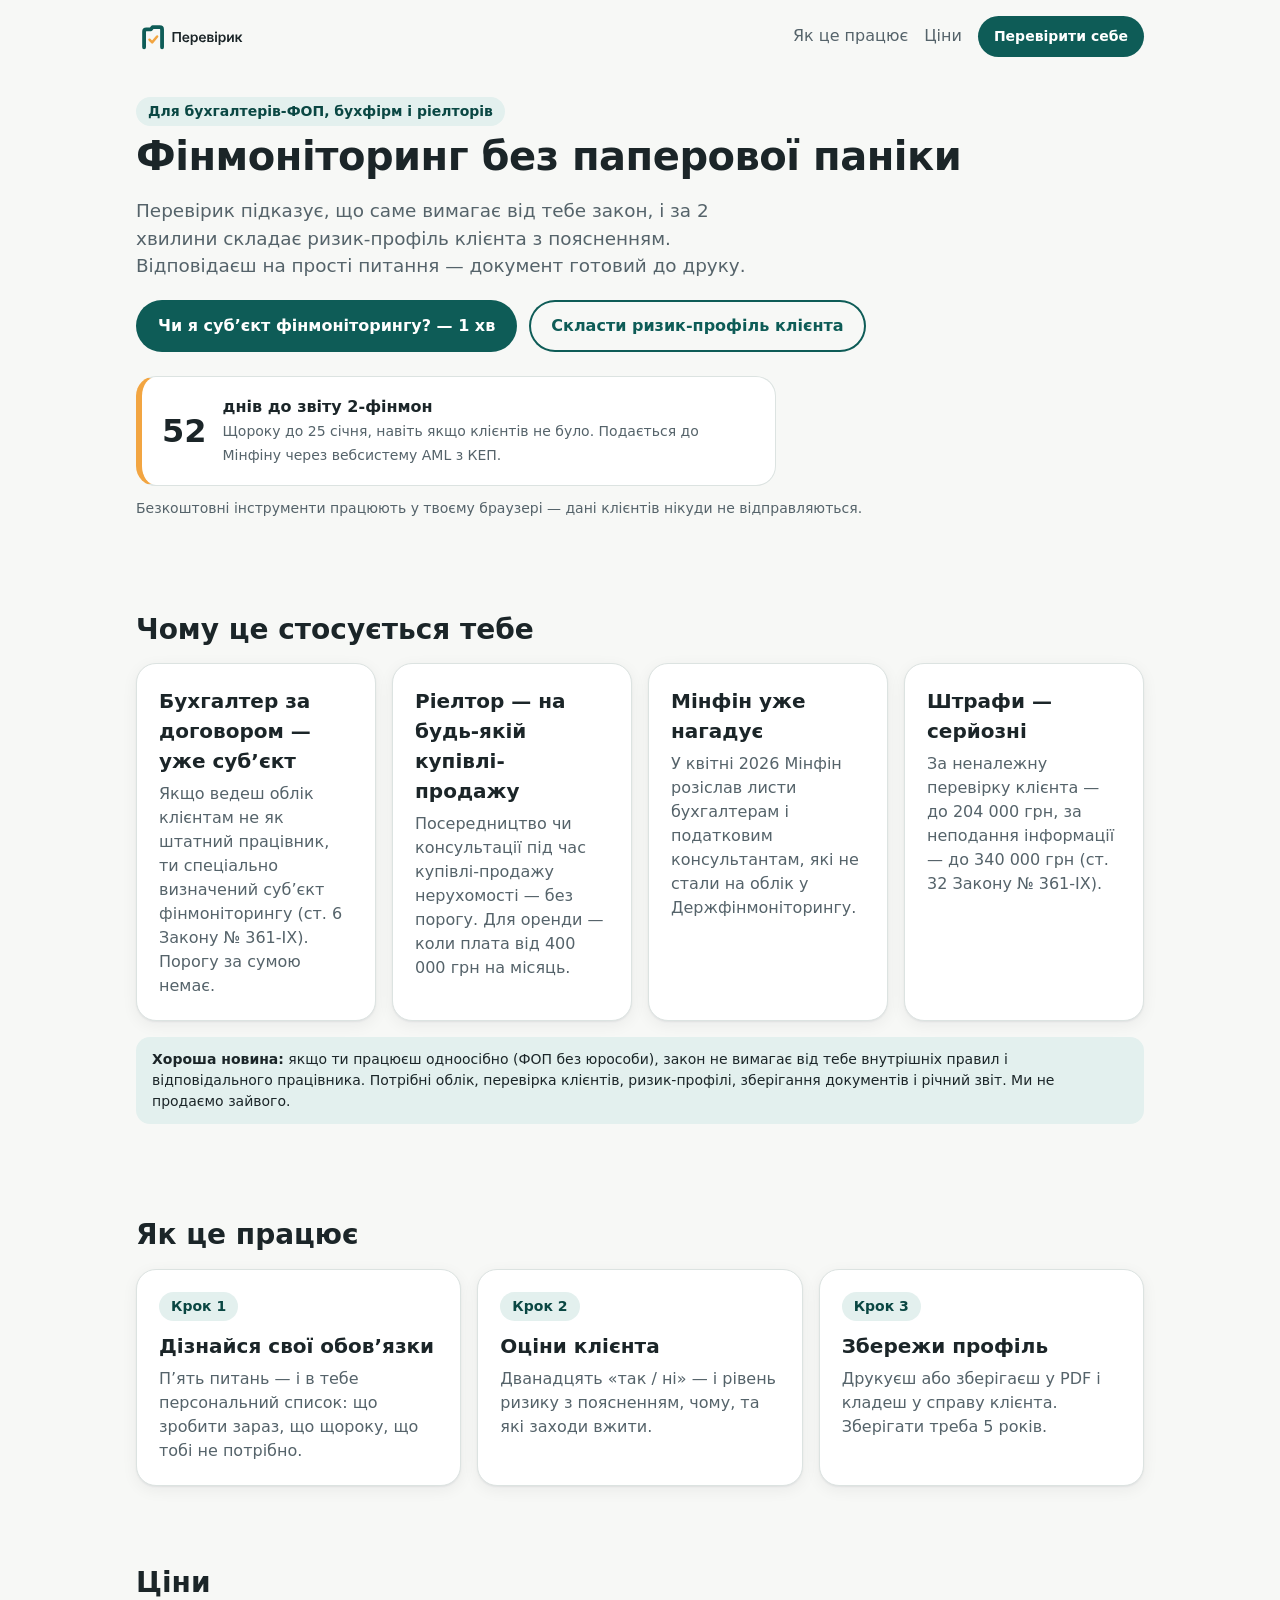
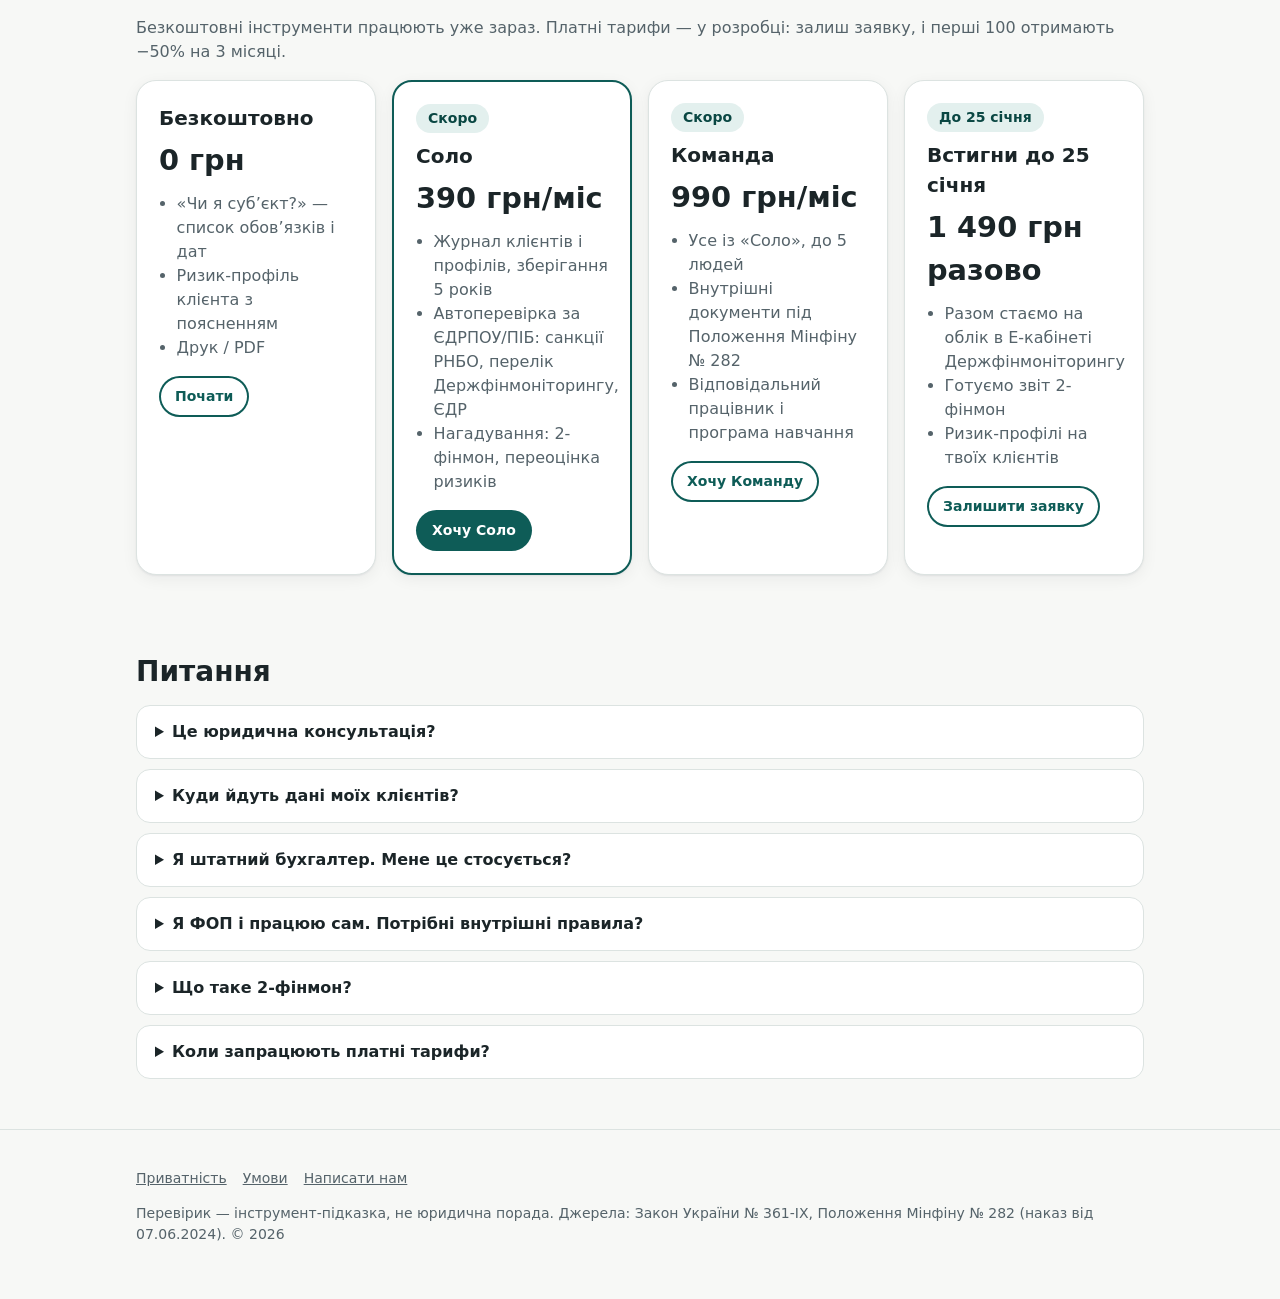
<file: index.html>
<!doctype html>
<html lang="uk">
<head>
<meta charset="utf-8">
<meta name="viewport" content="width=device-width,initial-scale=1">
<title>Перевірик — фінмоніторинг для бухгалтерів і ріелторів</title>
<meta name="description" content="Перевірик: ризик-профіль клієнта за 2 хвилини, список обов'язків суб'єкта фінмоніторингу і нагадування про 2-фінмон до 25 січня. Для бухгалтерів-ФОП, бухфірм і ріелторів.">
<link rel="icon" href="favicon.svg" type="image/svg+xml">
<link rel="stylesheet" href="tokens.css">
<link rel="stylesheet" href="styles.css">
</head>
<body>
<div class="wrap">
<header class="top">
  <a href="./"><img class="logo-light" src="logo.svg" alt="Перевірик"><img class="logo-dark" src="logo-dark.svg" alt="Перевірик"></a>
  <nav><a href="#how">Як це працює</a><a href="#price">Ціни</a><a class="btn small" href="check.html">Перевірити себе</a></nav>
</header>

<section class="hero">
  <span class="pill">Для бухгалтерів-ФОП, бухфірм і ріелторів</span>
  <h1>Фінмоніторинг без паперової паніки</h1>
  <p class="lead">Перевірик підказує, що саме вимагає від тебе закон, і за 2 хвилини складає ризик-профіль клієнта з поясненням. Відповідаєш на прості питання — документ готовий до друку.</p>
  <div class="row" style="margin-top:20px">
    <a class="btn" href="check.html">Чи я суб’єкт фінмоніторингу? — 1 хв</a>
    <a class="btn ghost" href="risk.html">Скласти ризик-профіль клієнта</a>
  </div>
  <div class="deadline" id="dl">
    <b id="dlDays">—</b>
    <div><strong>днів до звіту 2-фінмон</strong><br><span class="muted small">Щороку до 25 січня, навіть якщо клієнтів не було. Подається до Мінфіну через вебсистему AML з КЕП.</span></div>
  </div>
  <p class="small muted" style="margin-top:12px">Безкоштовні інструменти працюють у твоєму браузері — дані клієнтів нікуди не відправляються.</p>
</section>

<section>
  <h2>Чому це стосується тебе</h2>
  <div class="grid">
    <div class="card"><h3>Бухгалтер за договором — уже суб’єкт</h3><p>Якщо ведеш облік клієнтам не як штатний працівник, ти спеціально визначений суб’єкт фінмоніторингу (ст. 6 Закону № 361-IX). Порогу за сумою немає.</p></div>
    <div class="card"><h3>Ріелтор — на будь-якій купівлі-продажу</h3><p>Посередництво чи консультації під час купівлі-продажу нерухомості — без порогу. Для оренди — коли плата від 400 000 грн на місяць.</p></div>
    <div class="card"><h3>Мінфін уже нагадує</h3><p>У квітні 2026 Мінфін розіслав листи бухгалтерам і податковим консультантам, які не стали на облік у Держфінмоніторингу.</p></div>
    <div class="card"><h3>Штрафи — серйозні</h3><p>За неналежну перевірку клієнта — до 204 000 грн, за неподання інформації — до 340 000 грн (ст. 32 Закону № 361-IX).</p></div>
  </div>
  <p class="note" style="margin-top:16px"><strong>Хороша новина:</strong> якщо ти працюєш одноосібно (ФОП без юрособи), закон не вимагає від тебе внутрішніх правил і відповідального працівника. Потрібні облік, перевірка клієнтів, ризик-профілі, зберігання документів і річний звіт. Ми не продаємо зайвого.</p>
</section>

<section id="how">
  <h2>Як це працює</h2>
  <div class="grid">
    <div class="card"><span class="pill">Крок 1</span><h3 style="margin-top:10px">Дізнайся свої обов’язки</h3><p>П’ять питань — і в тебе персональний список: що зробити зараз, що щороку, що тобі не потрібно.</p></div>
    <div class="card"><span class="pill">Крок 2</span><h3 style="margin-top:10px">Оціни клієнта</h3><p>Дванадцять «так / ні» — і рівень ризику з поясненням, чому, та які заходи вжити.</p></div>
    <div class="card"><span class="pill">Крок 3</span><h3 style="margin-top:10px">Збережи профіль</h3><p>Друкуєш або зберігаєш у PDF і кладеш у справу клієнта. Зберігати треба 5 років.</p></div>
  </div>
</section>

<section id="price">
  <h2>Ціни</h2>
  <p class="muted">Безкоштовні інструменти працюють уже зараз. Платні тарифи — у розробці: залиш заявку, і перші 100 отримають −50% на 3 місяці.</p>
  <div class="grid">
    <div class="card price"><h3>Безкоштовно</h3><b>0 грн</b><ul><li>«Чи я суб’єкт?» — список обов’язків і дат</li><li>Ризик-профіль клієнта з поясненням</li><li>Друк / PDF</li></ul><a class="btn ghost small" href="check.html">Почати</a></div>
    <div class="card price featured"><span class="pill">Скоро</span><h3 style="margin-top:8px">Соло</h3><b>390 грн/міс</b><ul><li>Журнал клієнтів і профілів, зберігання 5 років</li><li>Автоперевірка за ЄДРПОУ/ПІБ: санкції РНБО, перелік Держфінмоніторингу, ЄДР</li><li>Нагадування: 2-фінмон, переоцінка ризиків</li></ul><a class="btn small js-mail" data-plan="Соло" href="#">Хочу Соло</a></div>
    <div class="card price"><span class="pill">Скоро</span><h3 style="margin-top:8px">Команда</h3><b>990 грн/міс</b><ul><li>Усе із «Соло», до 5 людей</li><li>Внутрішні документи під Положення Мінфіну № 282</li><li>Відповідальний працівник і програма навчання</li></ul><a class="btn ghost small js-mail" data-plan="Команда" href="#">Хочу Команду</a></div>
    <div class="card price"><span class="pill">До 25 січня</span><h3 style="margin-top:8px">Встигни до 25 січня</h3><b>1 490 грн разово</b><ul><li>Разом стаємо на облік в Е-кабінеті Держфінмоніторингу</li><li>Готуємо звіт 2-фінмон</li><li>Ризик-профілі на твоїх клієнтів</li></ul><a class="btn ghost small js-mail" data-plan="Встигни до 25 січня" href="#">Залишити заявку</a></div>
  </div>
</section>

<section>
  <h2>Питання</h2>
  <details><summary>Це юридична консультація?</summary><p>Ні. Перевірик — інструмент-підказка за текстом Закону № 361-IX і Положення Мінфіну № 282. Рішення щодо клієнта ухвалюєш ти (або відповідальний працівник). У складних випадках порадься з юристом.</p></details>
  <details><summary>Куди йдуть дані моїх клієнтів?</summary><p>У безкоштовних інструментах — нікуди: усе рахується у твоєму браузері й зникає, коли закриваєш сторінку. Для платних тарифів з архівом ми укладатимемо договір про обробку персональних даних.</p></details>
  <details><summary>Я штатний бухгалтер. Мене це стосується?</summary><p>Ні, якщо працюєш за трудовим договором. Суб’єктом є той, хто надає бухгалтерські послуги клієнтам за договором — ФОП або фірма.</p></details>
  <details><summary>Я ФОП і працюю сам. Потрібні внутрішні правила?</summary><p>Ні. Закон звільняє одноосібних спеціально визначених суб’єктів від внутрішніх документів і відповідального працівника. А от облік у Держфінмоніторингу, перевірка клієнтів, ризик-профілі, зберігання 5 років і звіт 2-фінмон — обов’язкові.</p></details>
  <details><summary>Що таке 2-фінмон?</summary><p>Річний звіт суб’єкта фінмоніторингу до Мінфіну. Подається щороку до 25 січня через вебсистему AML з КЕП — навіть з нульовими показниками.</p></details>
  <details><summary>Коли запрацюють платні тарифи?</summary><p>Ми збираємо заявки, щоб зрозуміти, що потрібно найбільше. Залиш заявку — напишемо, щойно буде готово, і зафіксуємо знижку.</p></details>
</section>
</div>
<footer><div class="wrap">
  <p><a href="privacy.html">Приватність</a><a href="terms.html">Умови</a><a class="js-mail" data-plan="Питання" href="#">Написати нам</a></p>
  <p>Перевірик — інструмент-підказка, не юридична порада. Джерела: Закон України № 361-IX, Положення Мінфіну № 282 (наказ від 07.06.2024). © 2026</p>
</div></footer>
<script type="module">
import { next2FinmonDeadline, daysUntil } from './core.js';
document.getElementById('dlDays').textContent = daysUntil(next2FinmonDeadline());
</script>
<script src="contact.js"></script>
</body>
</html>
</file>
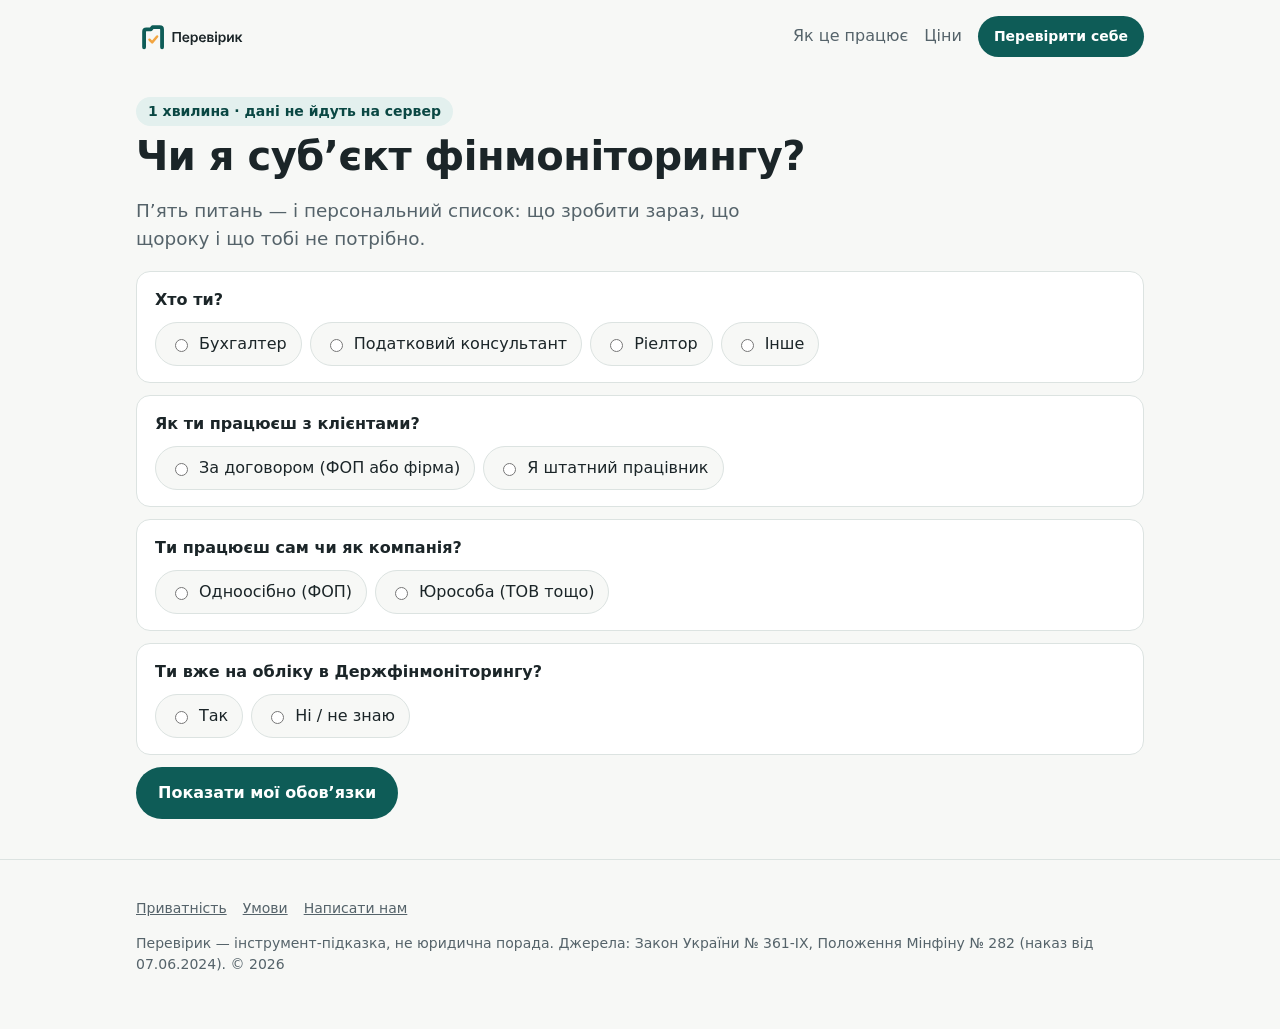
<file: check.html>
<!doctype html>
<html lang="uk">
<head>
<meta charset="utf-8">
<meta name="viewport" content="width=device-width,initial-scale=1">
<title>Чи я суб’єкт фінмоніторингу? — Перевірик</title>
<meta name="description" content="Самоперевірка за 1 хвилину: чи ти суб’єкт фінмоніторингу і що треба зробити. Для бухгалтерів і ріелторів.">
<link rel="icon" href="favicon.svg" type="image/svg+xml">
<link rel="stylesheet" href="tokens.css">
<link rel="stylesheet" href="styles.css">
</head>
<body>
<div class="wrap">
<header class="top">
  <a href="./"><img class="logo-light" src="logo.svg" alt="Перевірик"><img class="logo-dark" src="logo-dark.svg" alt="Перевірик"></a>
  <nav><a href="#how">Як це працює</a><a href="#price">Ціни</a><a class="btn small" href="check.html">Перевірити себе</a></nav>
</header>

<section class="hero">
  <span class="pill">1 хвилина · дані не йдуть на сервер</span>
  <h1>Чи я суб’єкт фінмоніторингу?</h1>
  <p class="lead">П’ять питань — і персональний список: що зробити зараз, що щороку і що тобі не потрібно.</p>
  <form id="f" class="noprint">
    <div class="q"><p>Хто ти?</p><div class="opts">
      <label><input type="radio" name="role" value="accountant" required> Бухгалтер</label>
      <label><input type="radio" name="role" value="tax"> Податковий консультант</label>
      <label><input type="radio" name="role" value="realtor"> Ріелтор</label>
      <label><input type="radio" name="role" value="other"> Інше</label></div></div>
    <div class="q"><p>Як ти працюєш з клієнтами?</p><div class="opts">
      <label><input type="radio" name="work" value="contract" required> За договором (ФОП або фірма)</label>
      <label><input type="radio" name="work" value="employment"> Я штатний працівник</label></div></div>
    <div class="q" id="qDeals"><p>З якими угодами працюєш? <span class="muted small">(для ріелторів)</span></p><div class="opts">
      <label><input type="radio" name="realtorDeals" value="sale"> Купівля-продаж</label>
      <label><input type="radio" name="realtorDeals" value="rentHigh"> Оренда від 400 000 грн/міс</label>
      <label><input type="radio" name="realtorDeals" value="rentLow"> Лише дешевша оренда</label></div></div>
    <div class="q"><p>Ти працюєш сам чи як компанія?</p><div class="opts">
      <label><input type="radio" name="form" value="fop" required> Одноосібно (ФОП)</label>
      <label><input type="radio" name="form" value="company"> Юрособа (ТОВ тощо)</label></div></div>
    <div class="q"><p>Ти вже на обліку в Держфінмоніторингу?</p><div class="opts">
      <label><input type="radio" name="registered" value="yes" required> Так</label>
      <label><input type="radio" name="registered" value="no"> Ні / не знаю</label></div></div>
    <button class="btn" type="submit">Показати мої обов’язки</button>
  </form>
  <div id="out" class="result hidden"></div>
</section>
</div>
<footer><div class="wrap">
  <p><a href="privacy.html">Приватність</a><a href="terms.html">Умови</a><a class="js-mail" data-plan="Питання" href="#">Написати нам</a></p>
  <p>Перевірик — інструмент-підказка, не юридична порада. Джерела: Закон України № 361-IX, Положення Мінфіну № 282 (наказ від 07.06.2024). © 2026</p>
</div></footer>
<script type="module">
import { spfmCheck } from './core.js';
const f = document.getElementById('f'), out = document.getElementById('out'), qd = document.getElementById('qDeals');
const sync = () => { qd.classList.toggle('hidden', f.role.value !== 'realtor'); };
f.addEventListener('change', sync); sync();
const esc = s => s.replace(/[&<>]/g, c => ({'&':'&amp;','<':'&lt;','>':'&gt;'}[c]));
f.addEventListener('submit', e => {
  e.preventDefault();
  const a = { role: f.role.value, work: f.work.value, form: f.form.value, registered: f.registered.value === 'yes', realtorDeals: f.realtorDeals.value || 'sale' };
  const r = spfmCheck(a);
  let h = '<div class="card">';
  if (!r.isSpfm) {
    h += '<span class="level low">Схоже, ні</span><p style="margin-top:12px">' + esc(r.reason) + '</p>';
  } else {
    const dl = r.deadline2fm.toLocaleDateString('uk-UA', { day: 'numeric', month: 'long', year: 'numeric' });
    h += '<span class="level medium">Так, ти суб’єкт</span><p style="margin-top:12px">' + esc(r.reason) + '</p>';
    h += '<p><strong>Найближчий звіт 2-фінмон: до ' + dl + '</strong> (залишилось днів: ' + r.daysTo2fm + ').</p>';
    h += '<h3 style="margin-top:18px">Твій список</h3>';
    r.duties.forEach((d, i) => {
      const cls = d.urgent ? ' urgent' : d.relief ? ' relief' : '';
      const ic = d.relief ? '✓' : d.urgent ? '!' : (i + 1);
      h += '<div class="duty' + cls + '"><div class="ic">' + ic + '</div><div><strong>' + esc(d.title) + '</strong><p>' + esc(d.text) + '</p></div></div>';
    });
  }
  h += '</div><div class="row noprint" style="margin-top:16px"><a class="btn" href="risk.html">Далі: ризик-профіль клієнта</a><button class="btn ghost" onclick="print()">Друк / PDF</button></div>';
  h += '<p class="small muted">Підказка за текстом Закону № 361-IX, не юридична порада. Хочеш, щоб ми разом стали на облік і подали 2-фінмон? <a class="js-mail2" href="#">Залиш заявку «Встигни до 25 січня»</a>.</p>';
  out.innerHTML = h; out.classList.remove('hidden');
  const m = document.querySelector('.js-mail2'); m.className = 'js-mail'; m.dataset.plan = 'Встигни до 25 січня';
  document.dispatchEvent(new Event('pv:mail'));
  out.scrollIntoView({ behavior: 'smooth' });
});
</script>
<script src="contact.js"></script>
</body>
</html>
</file>
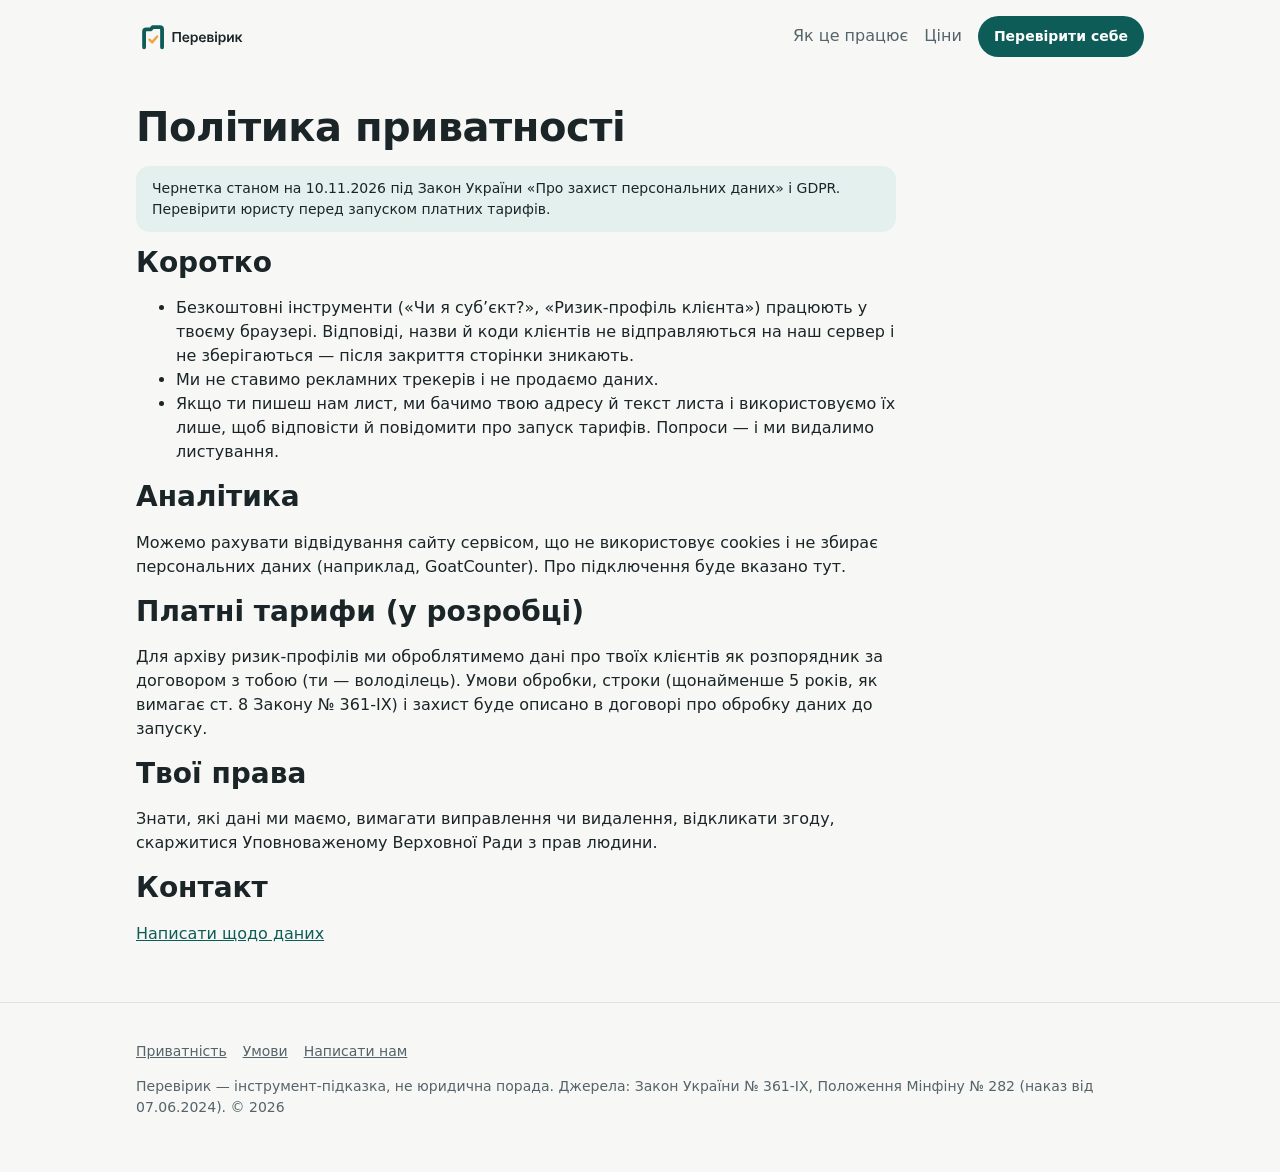
<file: privacy.html>
<!doctype html>
<html lang="uk">
<head>
<meta charset="utf-8">
<meta name="viewport" content="width=device-width,initial-scale=1">
<title>Політика приватності — Перевірик</title>
<meta name="description" content="Перевірик: ризик-профіль клієнта за 2 хвилини, список обов'язків суб'єкта фінмоніторингу і нагадування про 2-фінмон до 25 січня. Для бухгалтерів-ФОП, бухфірм і ріелторів.">
<link rel="icon" href="favicon.svg" type="image/svg+xml">
<link rel="stylesheet" href="tokens.css">
<link rel="stylesheet" href="styles.css">
</head>
<body>
<div class="wrap">
<header class="top">
  <a href="./"><img class="logo-light" src="logo.svg" alt="Перевірик"><img class="logo-dark" src="logo-dark.svg" alt="Перевірик"></a>
  <nav><a href="#how">Як це працює</a><a href="#price">Ціни</a><a class="btn small" href="check.html">Перевірити себе</a></nav>
</header>

<section class="hero" style="max-width:760px"><h1>Політика приватності</h1>
<p class="note">Чернетка станом на 10.11.2026 під Закон України «Про захист персональних даних» і GDPR. Перевірити юристу перед запуском платних тарифів.</p>
<h2>Коротко</h2><ul>
<li>Безкоштовні інструменти («Чи я суб’єкт?», «Ризик-профіль клієнта») працюють у твоєму браузері. Відповіді, назви й коди клієнтів не відправляються на наш сервер і не зберігаються — після закриття сторінки зникають.</li>
<li>Ми не ставимо рекламних трекерів і не продаємо даних.</li>
<li>Якщо ти пишеш нам лист, ми бачимо твою адресу й текст листа і використовуємо їх лише, щоб відповісти й повідомити про запуск тарифів. Попроси — і ми видалимо листування.</li></ul>
<h2>Аналітика</h2><p>Можемо рахувати відвідування сайту сервісом, що не використовує cookies і не збирає персональних даних (наприклад, GoatCounter). Про підключення буде вказано тут.</p>
<h2>Платні тарифи (у розробці)</h2><p>Для архіву ризик-профілів ми оброблятимемо дані про твоїх клієнтів як розпорядник за договором з тобою (ти — володілець). Умови обробки, строки (щонайменше 5 років, як вимагає ст. 8 Закону № 361-IX) і захист буде описано в договорі про обробку даних до запуску.</p>
<h2>Твої права</h2><p>Знати, які дані ми маємо, вимагати виправлення чи видалення, відкликати згоду, скаржитися Уповноваженому Верховної Ради з прав людини.</p>
<h2>Контакт</h2><p><a class="js-mail" data-plan="Приватність" href="#">Написати щодо даних</a></p></section>
</div>
<footer><div class="wrap">
  <p><a href="privacy.html">Приватність</a><a href="terms.html">Умови</a><a class="js-mail" data-plan="Питання" href="#">Написати нам</a></p>
  <p>Перевірик — інструмент-підказка, не юридична порада. Джерела: Закон України № 361-IX, Положення Мінфіну № 282 (наказ від 07.06.2024). © 2026</p>
</div></footer>
<script src="contact.js"></script>
</body>
</html>
</file>
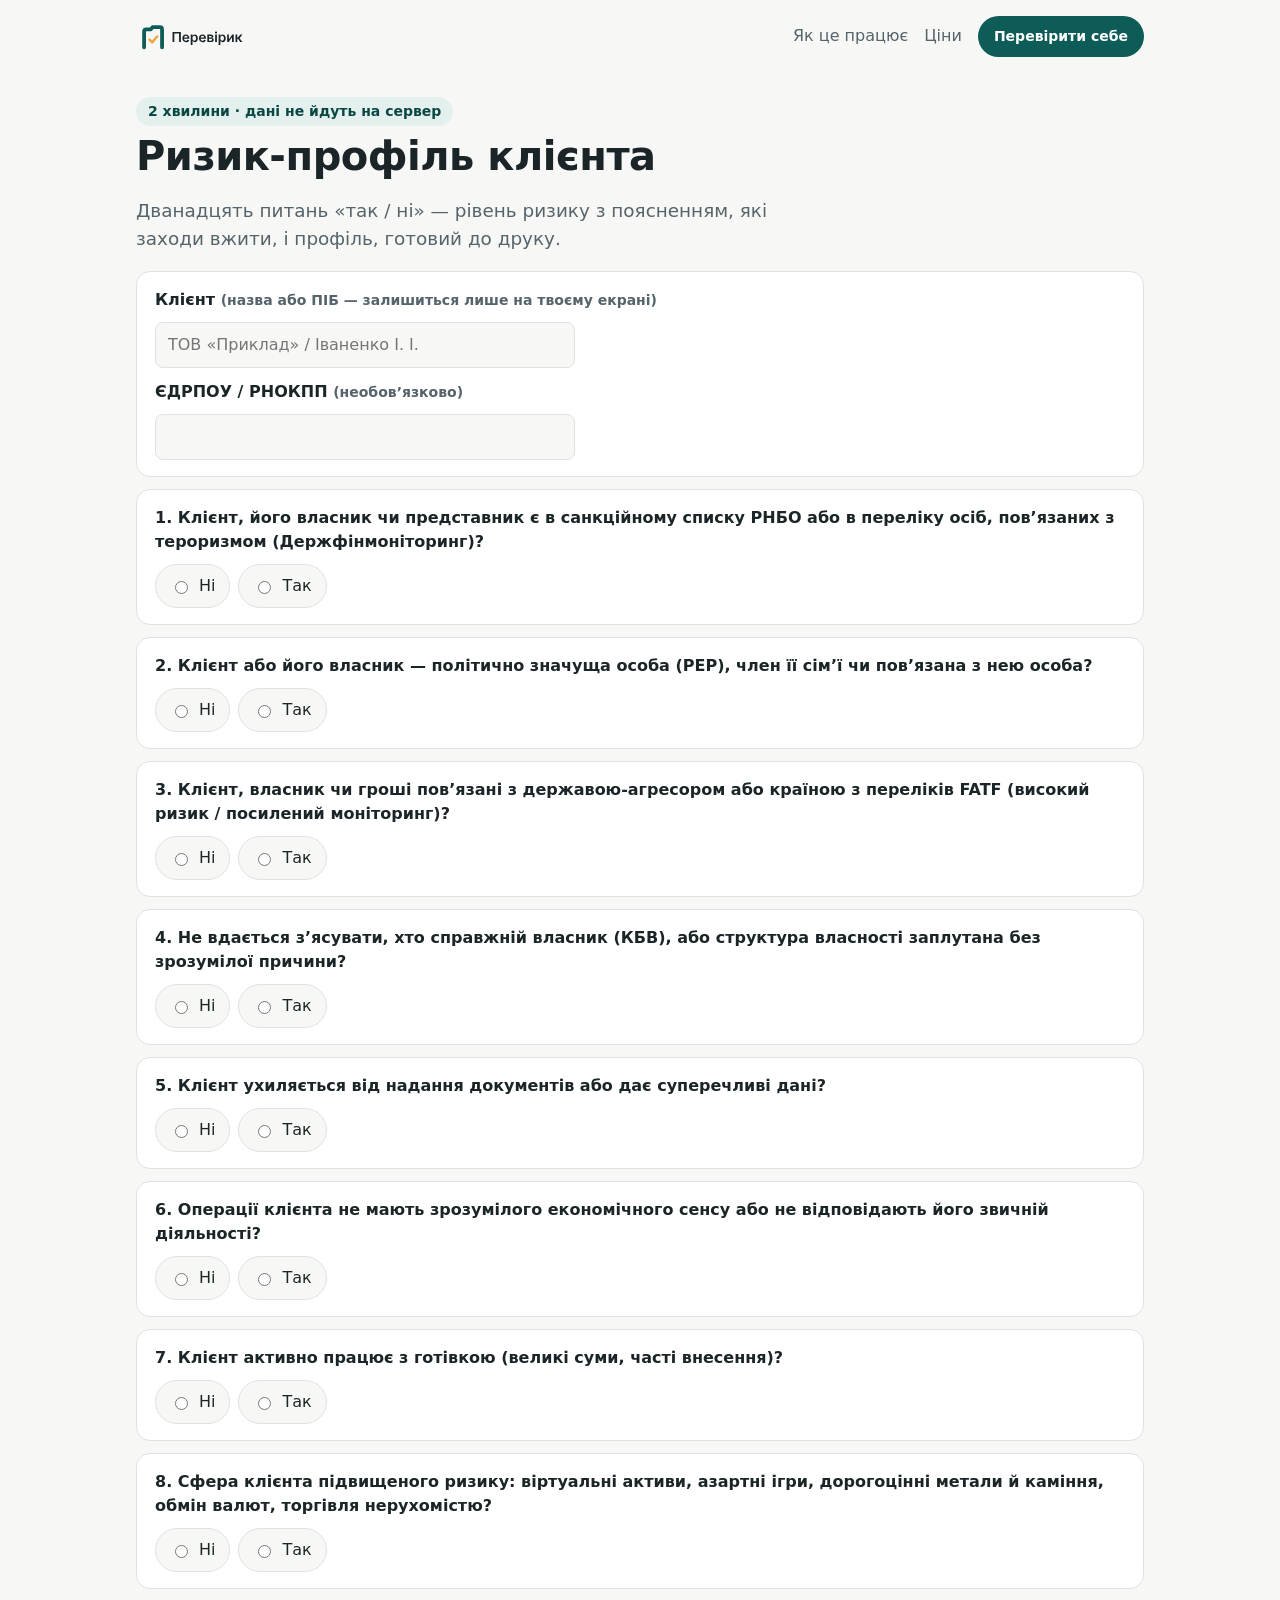
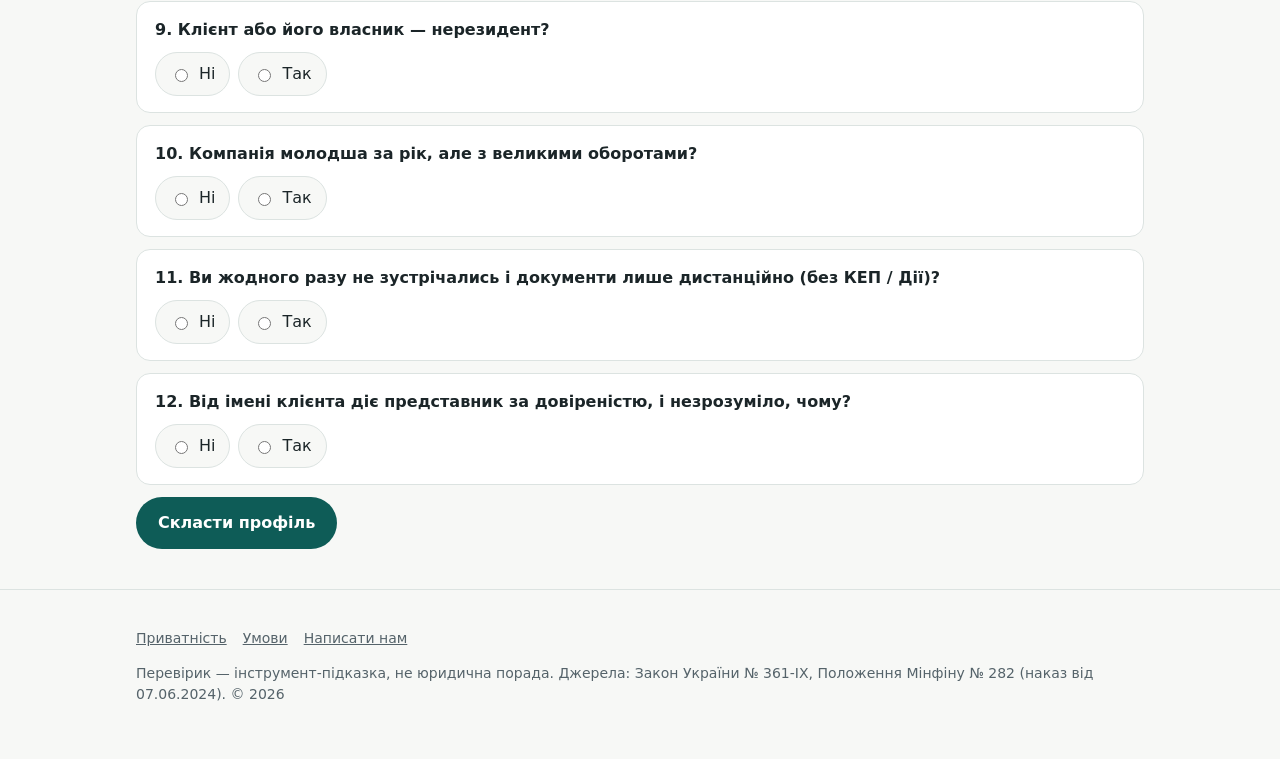
<file: risk.html>
<!doctype html>
<html lang="uk">
<head>
<meta charset="utf-8">
<meta name="viewport" content="width=device-width,initial-scale=1">
<title>Ризик-профіль клієнта — Перевірик</title>
<meta name="description" content="12 питань — рівень ризику клієнта з поясненням і профіль для друку. Безкоштовно, у браузері.">
<link rel="icon" href="favicon.svg" type="image/svg+xml">
<link rel="stylesheet" href="tokens.css">
<link rel="stylesheet" href="styles.css">
</head>
<body>
<div class="wrap">
<header class="top">
  <a href="./"><img class="logo-light" src="logo.svg" alt="Перевірик"><img class="logo-dark" src="logo-dark.svg" alt="Перевірик"></a>
  <nav><a href="#how">Як це працює</a><a href="#price">Ціни</a><a class="btn small" href="check.html">Перевірити себе</a></nav>
</header>

<section class="hero">
  <span class="pill">2 хвилини · дані не йдуть на сервер</span>
  <h1>Ризик-профіль клієнта</h1>
  <p class="lead">Дванадцять питань «так / ні» — рівень ризику з поясненням, які заходи вжити, і профіль, готовий до друку.</p>
  <form id="f" class="noprint">
    <div class="q"><p>Клієнт <span class="muted small">(назва або ПІБ — залишиться лише на твоєму екрані)</span></p>
      <input type="text" name="client" placeholder="ТОВ «Приклад» / Іваненко І. І." autocomplete="off">
      <p style="margin-top:12px">ЄДРПОУ / РНОКПП <span class="muted small">(необов’язково)</span></p>
      <input type="text" name="code" inputmode="numeric" autocomplete="off"></div>
    <div id="qs"></div>
    <button class="btn" type="submit">Скласти профіль</button>
  </form>
  <div id="out" class="result hidden"></div>
</section>
</div>
<footer><div class="wrap">
  <p><a href="privacy.html">Приватність</a><a href="terms.html">Умови</a><a class="js-mail" data-plan="Питання" href="#">Написати нам</a></p>
  <p>Перевірик — інструмент-підказка, не юридична порада. Джерела: Закон України № 361-IX, Положення Мінфіну № 282 (наказ від 07.06.2024). © 2026</p>
</div></footer>
<script type="module">
import { RISK_QUESTIONS, riskProfile } from './core.js';
const qs = document.getElementById('qs'), f = document.getElementById('f'), out = document.getElementById('out');
const esc = s => String(s).replace(/[&<>"]/g, c => ({'&':'&amp;','<':'&lt;','>':'&gt;','"':'&quot;'}[c]));
qs.innerHTML = RISK_QUESTIONS.map((q, i) => '<div class="q"><p>' + (i + 1) + '. ' + esc(q.q) + '</p><div class="opts">' +
  '<label><input type="radio" name="' + q.id + '" value="no" required> Ні</label>' +
  '<label><input type="radio" name="' + q.id + '" value="yes"> Так</label></div></div>').join('');
f.addEventListener('submit', e => {
  e.preventDefault();
  const ans = {}; RISK_QUESTIONS.forEach(q => { ans[q.id] = f[q.id].value === 'yes'; });
  const r = riskProfile(ans);
  const date = new Date().toLocaleDateString('uk-UA');
  const name = f.client.value.trim() || '—', code = f.code.value.trim() || '—';
  let h = '<div class="card"><h2>Ризик-профіль клієнта</h2>';
  h += '<p><strong>Клієнт:</strong> ' + esc(name) + '<br><strong>ЄДРПОУ / РНОКПП:</strong> ' + esc(code) + '<br><strong>Дата оцінки:</strong> ' + date + '</p>';
  h += '<p><strong>Рівень ризику:</strong> <span class="level ' + r.level + '">' + r.label + '</span></p>';
  h += '<h3>Чому</h3><ul>' + r.reasons.map(x => '<li>' + esc(x) + '</li>').join('') + '</ul>';
  h += '<h3>Що робити</h3><ul>' + r.measures.map(x => '<li>' + esc(x) + '</li>').join('') + '</ul>';
  h += '<h3>Відповіді</h3><ol class="small">' + RISK_QUESTIONS.map(q => '<li>' + esc(q.q) + ' — <strong>' + (ans[q.id] ? 'так' : 'ні') + '</strong></li>').join('') + '</ol>';
  h += '<p class="small muted">Оцінку склав(ла): ____________________ Підпис: __________<br>Підготовлено інструментом «Перевірик» (орієнтовні критерії за Законом № 361-IX і Положенням Мінфіну № 282). Остаточне рішення ухвалює суб’єкт фінмоніторингу. Зберігати щонайменше 5 років після завершення співпраці.</p></div>';
  h += '<div class="row noprint" style="margin-top:16px"><button class="btn" onclick="print()">Друк / зберегти PDF</button><button class="btn ghost" onclick="location.reload()">Новий клієнт</button></div>';
  h += '<p class="small muted noprint">Автоперевірка в санкційному списку РНБО і ЄДР за кодом та архів профілів на 5 років — у тарифі «Соло». <a class="js-mail2" href="#">Хочу першим</a>.</p>';
  out.innerHTML = h; out.classList.remove('hidden');
  const m = document.querySelector('.js-mail2'); m.className = 'js-mail'; m.dataset.plan = 'Соло';
  document.dispatchEvent(new Event('pv:mail'));
  out.scrollIntoView({ behavior: 'smooth' });
});
</script>
<script src="contact.js"></script>
</body>
</html>
</file>
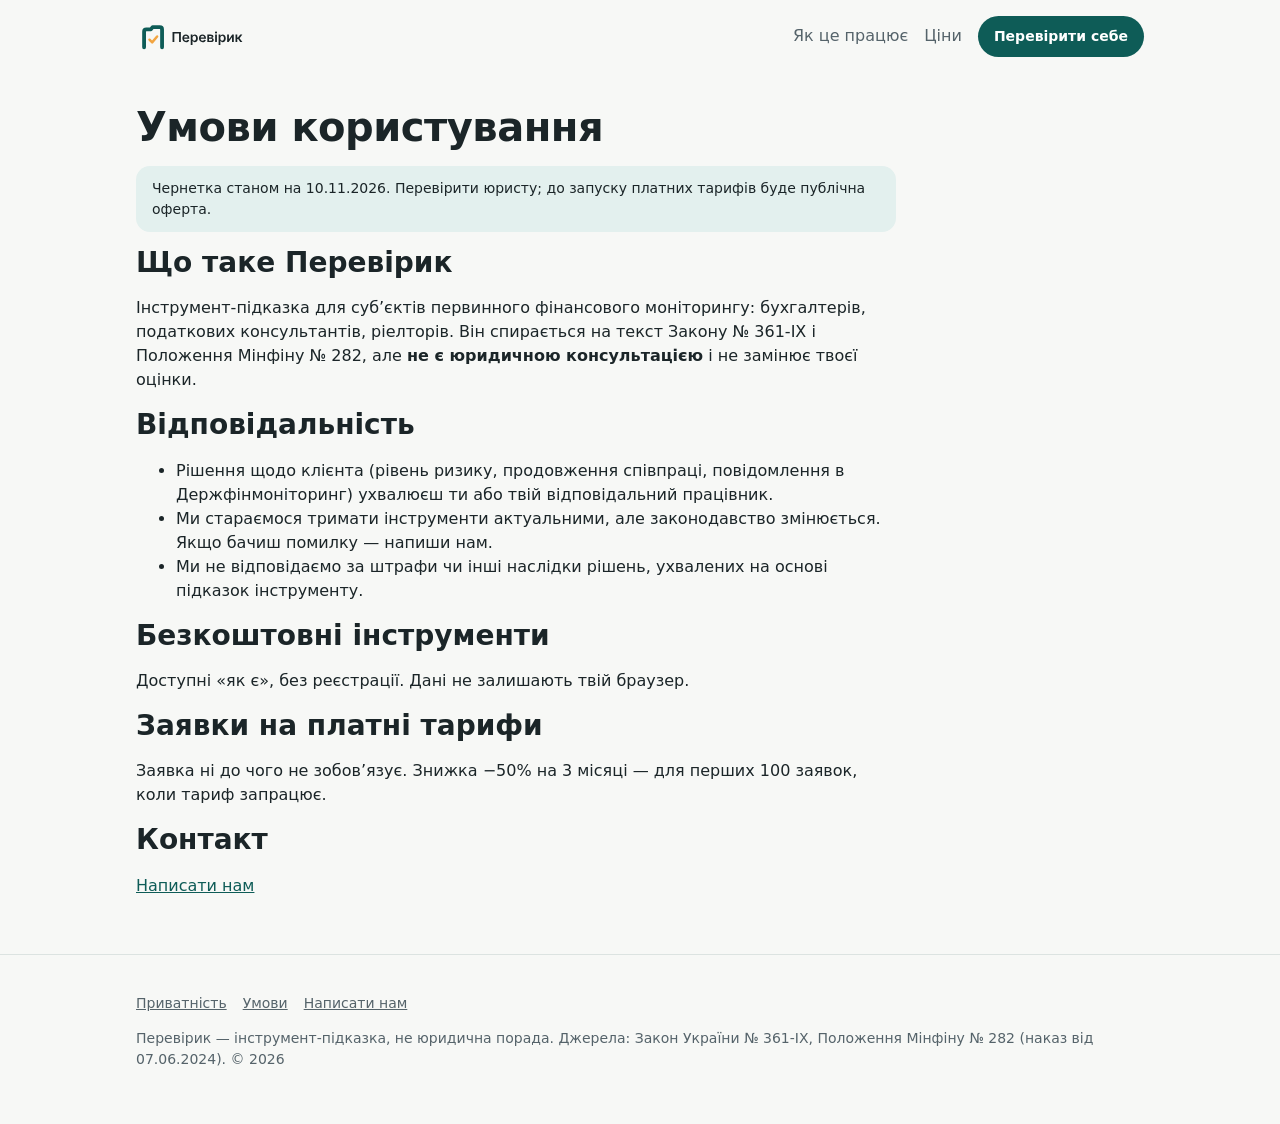
<file: terms.html>
<!doctype html>
<html lang="uk">
<head>
<meta charset="utf-8">
<meta name="viewport" content="width=device-width,initial-scale=1">
<title>Умови користування — Перевірик</title>
<meta name="description" content="Перевірик: ризик-профіль клієнта за 2 хвилини, список обов'язків суб'єкта фінмоніторингу і нагадування про 2-фінмон до 25 січня. Для бухгалтерів-ФОП, бухфірм і ріелторів.">
<link rel="icon" href="favicon.svg" type="image/svg+xml">
<link rel="stylesheet" href="tokens.css">
<link rel="stylesheet" href="styles.css">
</head>
<body>
<div class="wrap">
<header class="top">
  <a href="./"><img class="logo-light" src="logo.svg" alt="Перевірик"><img class="logo-dark" src="logo-dark.svg" alt="Перевірик"></a>
  <nav><a href="#how">Як це працює</a><a href="#price">Ціни</a><a class="btn small" href="check.html">Перевірити себе</a></nav>
</header>

<section class="hero" style="max-width:760px"><h1>Умови користування</h1>
<p class="note">Чернетка станом на 10.11.2026. Перевірити юристу; до запуску платних тарифів буде публічна оферта.</p>
<h2>Що таке Перевірик</h2><p>Інструмент-підказка для суб’єктів первинного фінансового моніторингу: бухгалтерів, податкових консультантів, ріелторів. Він спирається на текст Закону № 361-IX і Положення Мінфіну № 282, але <strong>не є юридичною консультацією</strong> і не замінює твоєї оцінки.</p>
<h2>Відповідальність</h2><ul>
<li>Рішення щодо клієнта (рівень ризику, продовження співпраці, повідомлення в Держфінмоніторинг) ухвалюєш ти або твій відповідальний працівник.</li>
<li>Ми стараємося тримати інструменти актуальними, але законодавство змінюється. Якщо бачиш помилку — напиши нам.</li>
<li>Ми не відповідаємо за штрафи чи інші наслідки рішень, ухвалених на основі підказок інструменту.</li></ul>
<h2>Безкоштовні інструменти</h2><p>Доступні «як є», без реєстрації. Дані не залишають твій браузер.</p>
<h2>Заявки на платні тарифи</h2><p>Заявка ні до чого не зобов’язує. Знижка −50% на 3 місяці — для перших 100 заявок, коли тариф запрацює.</p>
<h2>Контакт</h2><p><a class="js-mail" data-plan="Умови" href="#">Написати нам</a></p></section>
</div>
<footer><div class="wrap">
  <p><a href="privacy.html">Приватність</a><a href="terms.html">Умови</a><a class="js-mail" data-plan="Питання" href="#">Написати нам</a></p>
  <p>Перевірик — інструмент-підказка, не юридична порада. Джерела: Закон України № 361-IX, Положення Мінфіну № 282 (наказ від 07.06.2024). © 2026</p>
</div></footer>
<script src="contact.js"></script>
</body>
</html>
</file>
<file: tokens.css>
/* Перевірик (Pereviryk) — дизайн-токени. Згенеровано brand/src/tokens.py з palette.py, не редагуй вручну. */
:root {
  color-scheme: light dark;
  --pv-primary: #0E5C57;
  --pv-primary-strong: #0A4743;
  --pv-primary-soft: #E3F0EE;
  --pv-accent: #F2A541;
  --pv-accent-strong: #9A5B00;
  --pv-on-primary: #FFFFFF;
  --pv-on-accent: #1B2528;
  --pv-bg: #F7F8F6;
  --pv-surface: #FFFFFF;
  --pv-line: #DCE3E1;
  --pv-text: #1B2528;
  --pv-text-muted: #55636A;
  --pv-risk-low: #25704F;
  --pv-risk-low-bg: #E4F2EA;
  --pv-risk-mid: #8C5A10;
  --pv-risk-mid-bg: #FBEFD9;
  --pv-risk-high: #B83F37;
  --pv-risk-high-bg: #FBE6E3;

  /* типографіка: Inter (OFL), кирилиця */
  --pv-font: "Inter", system-ui, -apple-system, "Segoe UI", Roboto, sans-serif;
  --pv-font-weight-regular: 400;
  --pv-font-weight-medium: 500;
  --pv-font-weight-semibold: 600;
  --pv-text-xs: 0.8125rem;  /* 13 */
  --pv-text-sm: 0.875rem;   /* 14 */
  --pv-text-md: 1rem;       /* 16 — основний текст */
  --pv-text-lg: 1.25rem;    /* 20 */
  --pv-text-xl: 1.75rem;    /* 28 */
  --pv-text-2xl: 2.5rem;    /* 40 — заголовок сайту */
  --pv-leading: 1.5;
  --pv-tracking-display: -0.012em;

  /* форма */
  --pv-radius-sm: 8px;
  --pv-radius-md: 14px;
  --pv-radius-lg: 20px;
  --pv-radius-pill: 999px;
  --pv-space-1: 4px; --pv-space-2: 8px; --pv-space-3: 12px; --pv-space-4: 16px; --pv-space-6: 24px; --pv-space-8: 32px;
  --pv-shadow: 0 1px 2px rgb(16 24 28 / 6%), 0 4px 16px rgb(16 24 28 / 6%);
}

@media (prefers-color-scheme: dark) {
  :root:not([data-theme="light"]) {
    --pv-primary: #5CC2B8;
    --pv-primary-strong: #86D6CD;
    --pv-primary-soft: #17302E;
    --pv-accent: #F2A541;
    --pv-accent-strong: #F5B865;
    --pv-on-primary: #0F1416;
    --pv-on-accent: #1B2528;
    --pv-bg: #0F1416;
    --pv-surface: #172024;
    --pv-line: #2A363B;
    --pv-text: #E6ECEB;
    --pv-text-muted: #9AA8AD;
    --pv-risk-low: #6FCF9E;
    --pv-risk-low-bg: #16291F;
    --pv-risk-mid: #E6B35A;
    --pv-risk-mid-bg: #2C2414;
    --pv-risk-high: #F08A80;
    --pv-risk-high-bg: #2F1A18;
    --pv-shadow: none;
  }
}

:root[data-theme="dark"] {
  --pv-primary: #5CC2B8;
  --pv-primary-strong: #86D6CD;
  --pv-primary-soft: #17302E;
  --pv-accent: #F2A541;
  --pv-accent-strong: #F5B865;
  --pv-on-primary: #0F1416;
  --pv-on-accent: #1B2528;
  --pv-bg: #0F1416;
  --pv-surface: #172024;
  --pv-line: #2A363B;
  --pv-text: #E6ECEB;
  --pv-text-muted: #9AA8AD;
  --pv-risk-low: #6FCF9E;
  --pv-risk-low-bg: #16291F;
  --pv-risk-mid: #E6B35A;
  --pv-risk-mid-bg: #2C2414;
  --pv-risk-high: #F08A80;
  --pv-risk-high-bg: #2F1A18;
  --pv-shadow: none;
}
</file>
<file: styles.css>
@font-face{font-family:"Inter";src:local("Inter"),local("Inter Regular");font-display:swap}
*{box-sizing:border-box}
html{-webkit-text-size-adjust:100%}
body{margin:0;background:var(--pv-bg);color:var(--pv-text);font:400 var(--pv-text-md)/var(--pv-leading) var(--pv-font)}
a{color:var(--pv-primary)}
.wrap{max-width:1040px;margin:0 auto;padding:0 16px}
header.top{display:flex;align-items:center;justify-content:space-between;gap:12px;padding:16px 0}
header.top img{height:34px;display:block}
header.top img.logo-dark{display:none}
@media (prefers-color-scheme:dark){header.top img.logo-light{display:none}header.top img.logo-dark{display:block}}
@media (max-width:560px){nav a:not(.btn){display:none}}
nav a{margin-left:16px;text-decoration:none;color:var(--pv-text-muted);font-weight:500}
nav a.btn{color:var(--pv-on-primary)}
h1{font-size:clamp(2rem,5vw,var(--pv-text-2xl));line-height:1.12;letter-spacing:var(--pv-tracking-display);margin:.2em 0 .4em;font-weight:700}
h2{font-size:var(--pv-text-xl);line-height:1.2;margin:0 0 .6em;font-weight:700}
h3{font-size:var(--pv-text-lg);margin:0 0 .3em;font-weight:600}
.lead{font-size:1.15rem;color:var(--pv-text-muted);max-width:640px}
.btn{display:inline-block;background:var(--pv-primary);color:var(--pv-on-primary);padding:14px 22px;border-radius:var(--pv-radius-pill);font-weight:600;text-decoration:none;border:0;cursor:pointer;font:inherit;font-weight:600}
.btn:hover{background:var(--pv-primary-strong)}
.btn.ghost{background:transparent;color:var(--pv-primary);box-shadow:inset 0 0 0 2px var(--pv-primary)}
.btn.small{padding:10px 16px;font-size:var(--pv-text-sm)}
.row{display:flex;flex-wrap:wrap;gap:12px;align-items:center}
section{padding:40px 0}
.hero{padding:24px 0 40px}
.grid{display:grid;gap:16px;grid-template-columns:repeat(auto-fit,minmax(240px,1fr))}
.card{background:var(--pv-surface);border:1px solid var(--pv-line);border-radius:var(--pv-radius-lg);padding:22px;box-shadow:var(--pv-shadow)}
.card p{margin:.3em 0 0;color:var(--pv-text-muted)}
.pill{display:inline-block;padding:4px 12px;border-radius:var(--pv-radius-pill);background:var(--pv-primary-soft);color:var(--pv-primary-strong);font-size:var(--pv-text-sm);font-weight:600}
.deadline{display:flex;gap:16px;align-items:center;background:var(--pv-surface);border:1px solid var(--pv-line);border-left:6px solid var(--pv-accent);border-radius:var(--pv-radius-lg);padding:18px 20px;margin-top:24px;max-width:640px}
.deadline b{font-size:2rem;line-height:1}
.price b{font-size:1.8rem;display:block;margin:.2em 0}
.price ul{padding-left:1.1em;color:var(--pv-text-muted);margin:.6em 0 1em}
.price.featured{border:2px solid var(--pv-primary)}
.muted{color:var(--pv-text-muted)}
.small{font-size:var(--pv-text-sm)}
details{background:var(--pv-surface);border:1px solid var(--pv-line);border-radius:var(--pv-radius-md);padding:14px 18px;margin-bottom:10px}
summary{cursor:pointer;font-weight:600}
footer{border-top:1px solid var(--pv-line);padding:24px 0 40px;color:var(--pv-text-muted);font-size:var(--pv-text-sm)}
footer a{color:var(--pv-text-muted);margin-right:16px}
/* інструменти */
.q{background:var(--pv-surface);border:1px solid var(--pv-line);border-radius:var(--pv-radius-md);padding:16px 18px;margin-bottom:12px}
.q p{margin:0 0 10px;font-weight:600}
.opts{display:flex;flex-wrap:wrap;gap:8px}
.opts label{display:inline-flex;align-items:center;gap:8px;padding:9px 14px;border:1px solid var(--pv-line);border-radius:var(--pv-radius-pill);cursor:pointer;background:var(--pv-bg)}
.opts input{accent-color:var(--pv-primary)}
.opts label:has(input:checked){border-color:var(--pv-primary);background:var(--pv-primary-soft);color:var(--pv-primary-strong);font-weight:600}
.result{margin-top:20px}
.duty{display:flex;gap:12px;padding:14px 0;border-top:1px solid var(--pv-line)}
.duty:first-child{border-top:0}
.duty .ic{flex:0 0 28px;height:28px;border-radius:50%;display:grid;place-items:center;background:var(--pv-primary-soft);color:var(--pv-primary-strong);font-weight:700}
.duty.urgent .ic{background:var(--pv-risk-high-bg);color:var(--pv-risk-high)}
.duty.relief .ic{background:var(--pv-risk-low-bg);color:var(--pv-risk-low)}
.duty p{margin:.2em 0 0;color:var(--pv-text-muted)}
.level{display:inline-block;padding:6px 16px;border-radius:var(--pv-radius-pill);font-weight:700;font-size:1.1rem}
.level.low{background:var(--pv-risk-low-bg);color:var(--pv-risk-low)}
.level.medium{background:var(--pv-risk-mid-bg);color:var(--pv-risk-mid)}
.level.high,.level.stop{background:var(--pv-risk-high-bg);color:var(--pv-risk-high)}
input[type=text],input[type=date]{font:inherit;padding:10px 12px;border:1px solid var(--pv-line);border-radius:var(--pv-radius-sm);background:var(--pv-bg);color:var(--pv-text);width:100%;max-width:420px}
.note{background:var(--pv-primary-soft);color:var(--pv-text);border-radius:var(--pv-radius-md);padding:12px 16px;font-size:var(--pv-text-sm)}
.hidden{display:none}
@media print{header.top,footer,.noprint,form{display:none!important}body{background:#fff;color:#000}.card{box-shadow:none;border:1px solid #999}}
</file>
